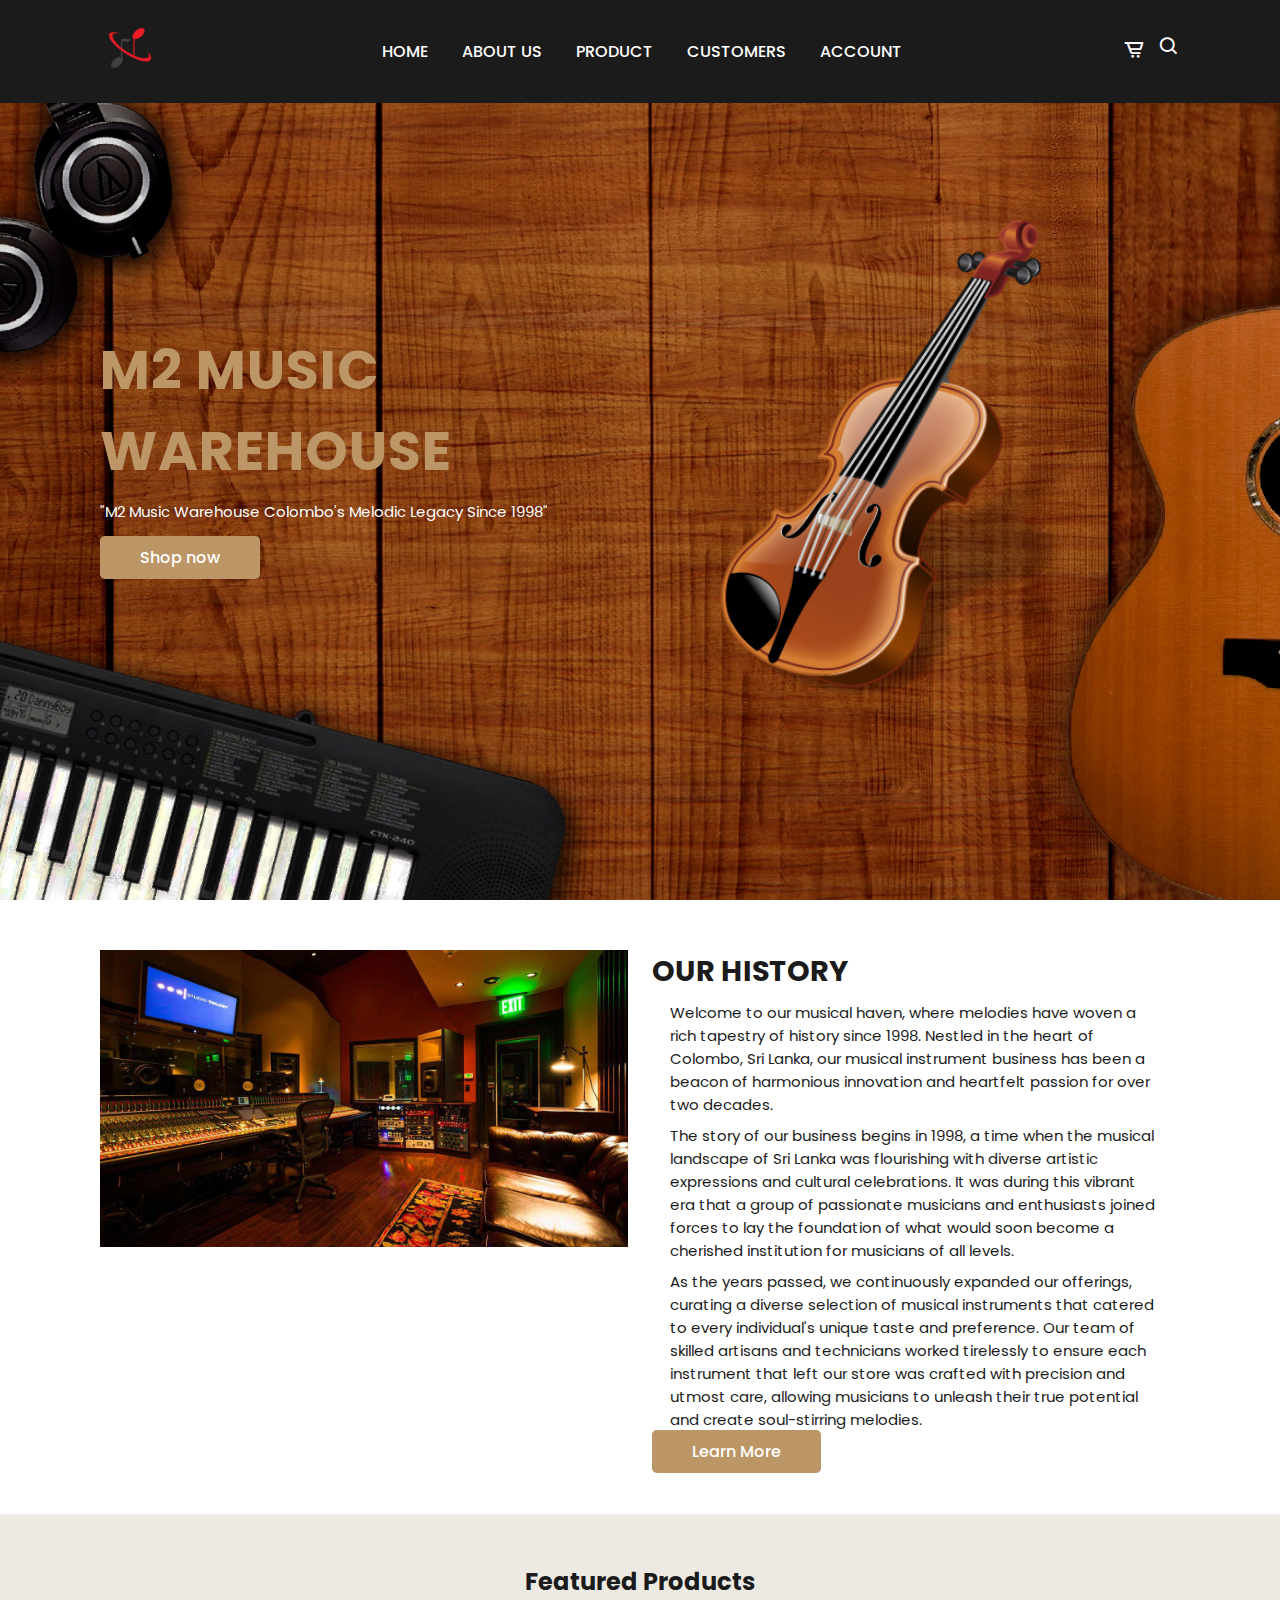
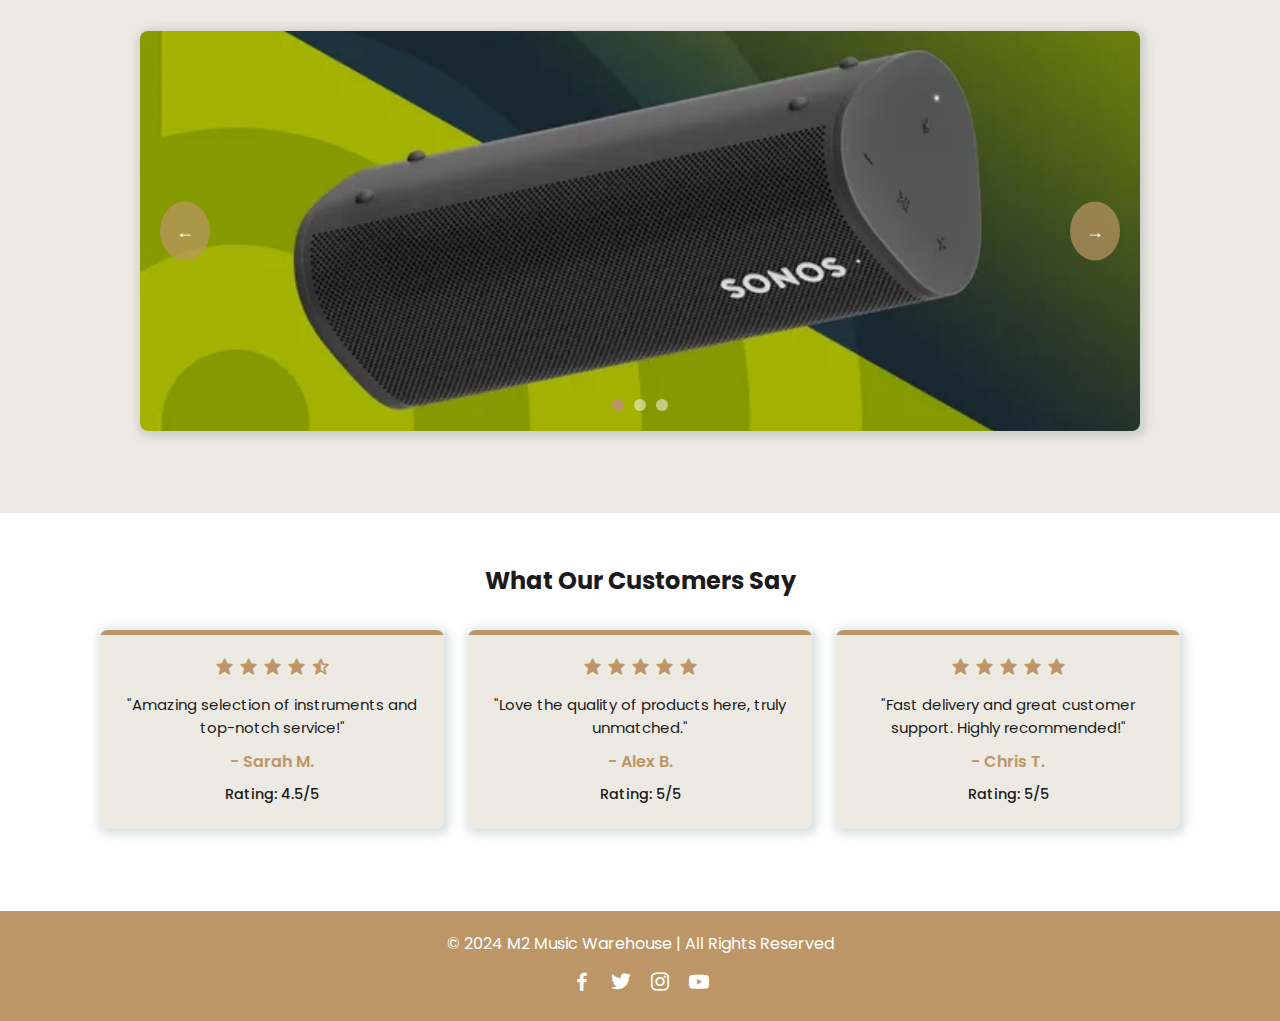
<file: index.html>
<!DOCTYPE html>
<html lang="en">
<head>
    <meta charset="UTF-8">
    <meta http-equiv="X-UA-Compatible" content="IE=edge">
    <meta name="viewport" content="width=device-width, initial-scale=1.0">
    <title>M2 Music Warehouse</title>
    <!-- Link TO CSS-->
    <link rel="stylesheet" href="style.css">
    <!-- Box Icons-->
    <link rel="stylesheet" href="https://unpkg.com/boxicons@latest/css/boxicons.min.css">
    <style>
        /* Search box initially */
        .search-box {
            display: none;
            position: absolute;
            top: 50px;
            right: 50px;
            z-index: 100;
            background-color: #fff;
            padding: 10px;
            border-radius: 5px;
            box-shadow: 0 4px 8px rgba(0, 0, 0, 0.2);
        }

        /* Show the search box when the search icon is clicked */
        .search-box.active {
            display: block;
        }

        /* Style for the input field */
        .search-box input[type="search"] {
            padding: 10px;
            border-radius: 5px;
            border: 1px solid #ddd;
            width: 200px;
            font-size: 16px;
        }

        /* Style for the search button */
        .search-box button {
            padding: 10px;
            background-color: #bc9667;
            color: white;
            border: none;
            border-radius: 5px;
            cursor: pointer;
        }

        .search-box button:hover {
            background-color: #a67845;
        }
    </style>
</head>
<body>
    <!--Navbar-->
    <header>
        <a href="#" class="logo">
            <img src="img/logo.png" alt="">
        </a>
        <!--Menu-Icon-->
        <i class='bx bx-menu' id="menu-icon"></i>
        <!--Links-->
        <ul class="navbar">
            <li><a href="#home">Home</a></li>
            <li><a href="#about">About Us</a></li>
            <li><a href="product.html">Product</a></li>
            <li><a href="customer.html">Customers</a></li>
            <li><a href ="login.html">Account</a></li>
        </ul>
            <!-- Icon -->
             <div class="header-icon">
              <a href="cart.html">
        <i class='bx bx-cart-alt'></i>
    </a>
    <i class='bx bx-search' id="search-icon"></i>
</div>

        
        <!-- Search box -->
        <div class="search-box" id="searchBox">
            <input type="search" name="" id="searchInput" placeholder="Search here...">
            <button id="searchButton">Search</button>
        </div>
    </header>

    <!--Home-->
    <section class="home" id="home">
        <div class="home-text">
            <h1>M2 Music <br> Warehouse</h1>
            <p>"M2 Music Warehouse Colombo's Melodic Legacy Since 1998"</p>
            <a href="#" class="btn">Shop now</a>
        </div>
        <div class="home-img">
            <img src="img/Violin-PNG-File.png" alt="">
        </div>
    </section>

    <!--About-->
    <section class="about" id="about">
        <div class="about-img">
            <img src="img/about.jpg" alt="">
        </div>
        <div class="about-text">
            <h2>Our History</h2>
            <p>Welcome to our musical haven, where melodies have woven a rich tapestry of history since 1998. Nestled in the heart of Colombo, Sri Lanka, our musical instrument business has been a beacon of harmonious innovation and heartfelt passion for over two decades.</p>
            <p>The story of our business begins in 1998, a time when the musical landscape of Sri Lanka was flourishing with diverse artistic expressions and cultural celebrations. It was during this vibrant era that a group of passionate musicians and enthusiasts joined forces to lay the foundation of what would soon become a cherished institution for musicians of all levels.</p>
            <p>As the years passed, we continuously expanded our offerings, curating a diverse selection of musical instruments that catered to every individual's unique taste and preference. Our team of skilled artisans and technicians worked tirelessly to ensure each instrument that left our store was crafted with precision and utmost care, allowing musicians to unleash their true potential and create soul-stirring melodies.</p>
            <a href="#" class="btn">Learn More</a>
        </div>
    </section>

    <!--slide show-->
    
    <section class="slideshow-section">
        <div class="heading">
            <h2>Featured Products</h2>
        </div>
        <div class="slideshow-container">
            <div class="slides">
                <div class="slide">
                    <img src="img/bluetoothads.webp" alt="Featured Product 1">
                </div>
                <div class="slide">
                    <img src="img/airpodsads.png" alt="Featured Product 2">
                </div>
                <div class="slide">
                    <img src="img/powerbangads.png" alt="Featured Product 3">
                </div>
            </div>
    
            <button id="prev" class="nav-button">←</button>
            <button id="next" class="nav-button">→</button>
    
            <div class="navigation"></div>
        </div>
    </section>

<!--customer review-->
    <section class="reviews" id="reviews">
        <div class="heading">
            <h2>What Our Customers Say</h2>
        </div>
        <div class="reviews-container">
            <div class="review-box">
                <div class="review-icon">
                    <i class='bx bxs-star'></i>
                    <i class='bx bxs-star'></i>
                    <i class='bx bxs-star'></i>
                    <i class='bx bxs-star'></i>
                    <i class='bx bxs-star-half'></i>
                </div>
                <p>"Amazing selection of instruments and top-notch service!"</p>
                <h4>- Sarah M.</h4>
                <span>Rating: 4.5/5</span>
            </div>
            <div class="review-box">
                <div class="review-icon">
                    <i class='bx bxs-star'></i>
                    <i class='bx bxs-star'></i>
                    <i class='bx bxs-star'></i>
                    <i class='bx bxs-star'></i>
                    <i class='bx bxs-star'></i>
                </div>
                <p>"Love the quality of products here, truly unmatched."</p>
                <h4>- Alex B.</h4>
                <span>Rating: 5/5</span>
            </div>
            <div class="review-box">
                <div class="review-icon">
                    <i class='bx bxs-star'></i>
                    <i class='bx bxs-star'></i>
                    <i class='bx bxs-star'></i>
                    <i class='bx bxs-star'></i>
                    <i class='bx bxs-star'></i>
                </div>
                <p>"Fast delivery and great customer support. Highly recommended!"</p>
                <h4>- Chris T.</h4>
                <span>Rating: 5/5</span>
            </div>
        </div>
    </section>

    <footer>
        <div class="footer-container">
            <p>&copy; 2024 M2 Music Warehouse | All Rights Reserved</p>
            <div class="footer-icons">
                <a href="#"><i class='bx bxl-facebook'></i></a>
                <a href="#"><i class='bx bxl-twitter'></i></a>
                <a href="#"><i class='bx bxl-instagram'></i></a>
                <a href="#"><i class='bx bxl-youtube'></i></a>
            </div>
        </div>
    </footer>

    <!-- JavaScript to toggle the search box -->
    <script>
        // Get references to elements
        const searchIcon = document.getElementById('search-icon');
        const searchBox = document.getElementById('searchBox');
    
        // Toggle search box visibility
        searchIcon.addEventListener('click', () => {
            searchBox.classList.toggle('active');
        });
    </script>



<script>
// Slideshow functionality
    document.addEventListener('DOMContentLoaded', () => {
        const slidesContainer = document.querySelector('.slides');
        const slides = document.querySelectorAll('.slide');
        const navigationDots = document.querySelector('.navigation');
        const prevButton = document.getElementById('prev');
        const nextButton = document.getElementById('next');
    
        let currentSlide = 0;
        const slideCount = slides.length;
        let slideInterval;
        const intervalTime = 3000; // Time between slides in milliseconds
    
        // Create navigation dots
        slides.forEach((_, index) => {
            const dot = document.createElement('div');
            dot.classList.add('dot');
            if (index === 0) dot.classList.add('active');
            dot.addEventListener('click', () => goToSlide(index));
            navigationDots.appendChild(dot);
        });
    
        function updateSlidePosition() {
            slidesContainer.style.transform = `translateX(-${currentSlide * 100}%)`;
            
            // Update navigation dots
            document.querySelectorAll('.dot').forEach((dot, index) => {
                dot.classList.toggle('active', index === currentSlide);
            });
        }
    
        function nextSlide() {
            currentSlide = (currentSlide + 1) % slideCount;
            updateSlidePosition();
        }
    
        function prevSlide() {
            currentSlide = (currentSlide - 1 + slideCount) % slideCount;
            updateSlidePosition();
        }
    
        function goToSlide(index) {
            currentSlide = index;
            updateSlidePosition();
            resetInterval();
        }
    
        function resetInterval() {
            clearInterval(slideInterval);
            slideInterval = setInterval(nextSlide, intervalTime);
        }
    
        // Event listeners
        prevButton.addEventListener('click', () => {
            prevSlide();
            resetInterval();
        });
    
        nextButton.addEventListener('click', () => {
            nextSlide();
            resetInterval();
        });
    
        // Start automatic sliding
        slideInterval = setInterval(nextSlide, intervalTime);
    
        // Pause on hover
        slidesContainer.addEventListener('mouseenter', () => {
            clearInterval(slideInterval);
        });
    
        slidesContainer.addEventListener('mouseleave', () => {
            slideInterval = setInterval(nextSlide, intervalTime);
        });
    });
    
    </script>


</body>
</html>
</file>
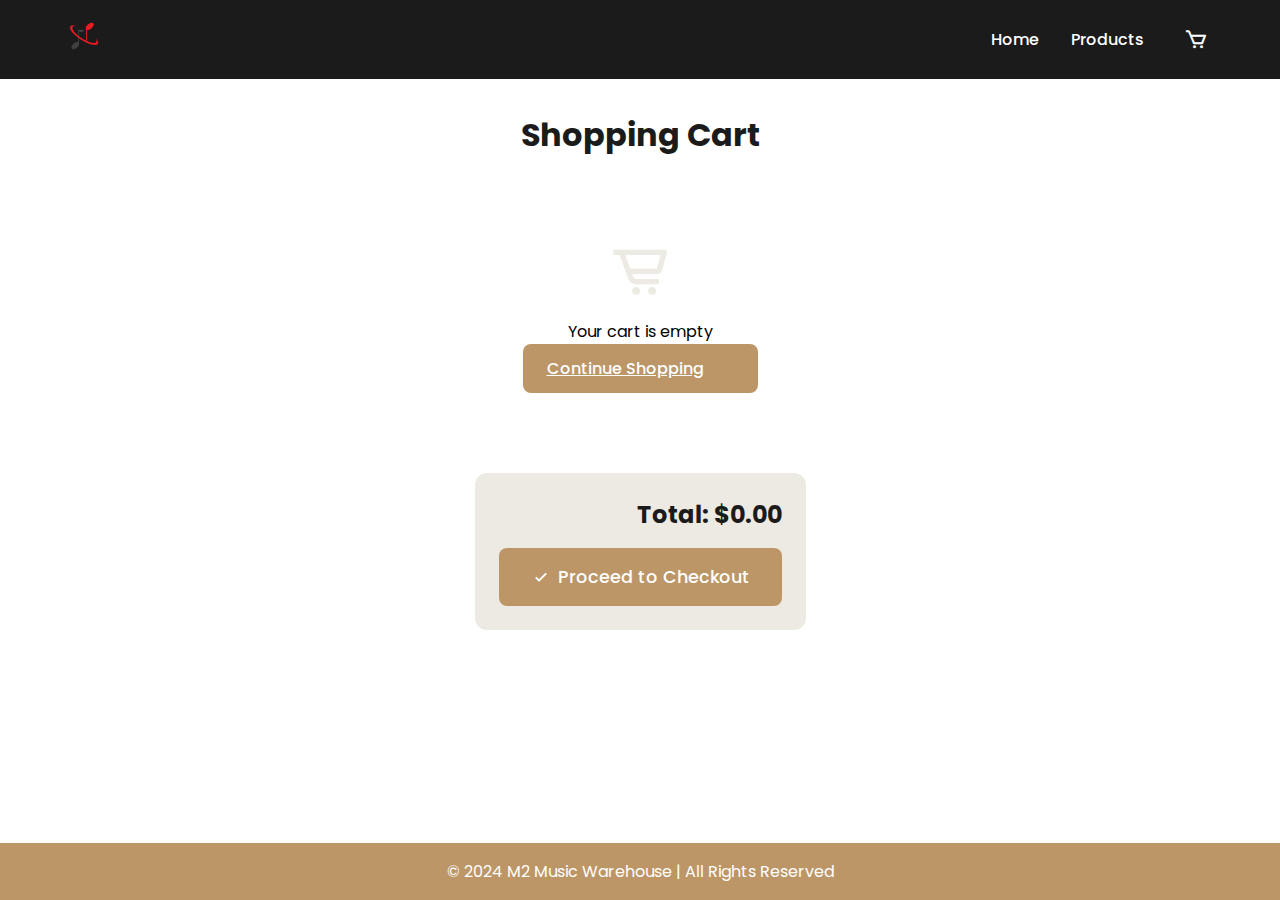
<file: cart.html>
<!DOCTYPE html>
<html lang="en">
<head>
    <meta charset="UTF-8">
    <meta name="viewport" content="width=device-width, initial-scale=1.0">
    <title>Cart - M2 Music Warehouse</title>
    <link rel="stylesheet" href="productstyle.css">
    <link rel="stylesheet" href="https://unpkg.com/boxicons@latest/css/boxicons.min.css">
</head>
<body>
    <header>
        <a href="#" class="logo">
            <img src="img/logo.png" alt="Logo">
        </a>
        <ul class="navbar">
            <li><a href="index.html">Home</a></li>
            <li><a href="product.html">Products</a></li>
            <li>
                <a href="cart.html" class="cart-icon">
                    <i class='bx bx-cart'></i>
                    <span class="cart-badge" id="cart-count">0</span>
                </a>
            </li>
        </ul>
    </header>

    <main class="cart-container">
        <h1>Shopping Cart</h1>
        <div id="cart-items">
            <!-- Cart items will be dynamically inserted here -->
        </div>
        <div class="cart-summary">
            <h2>Total: $<span id="cart-total">0.00</span></h2>
            <button id="checkout-btn" class="btn checkout-btn">
                <i class='bx bx-check'></i> Proceed to Checkout
            </button>
        </div>
    </main>

    <footer>
        <div class="footer-container">
            <p>&copy; 2024 M2 Music Warehouse | All Rights Reserved</p>
        </div>
    </footer>

    <script>
        // Initialize cart from localStorage
        let cart = JSON.parse(localStorage.getItem('cart')) || [];

        // Display cart items
        function displayCart() {
            const cartItems = document.getElementById('cart-items');
            
            if (cart.length === 0) {
                cartItems.innerHTML = `
                    <div class="empty-cart">
                        <i class='bx bx-cart-alt'></i>
                        <p>Your cart is empty</p>
                        <a href="product.html" class="btn">Continue Shopping</a>
                    </div>`;
                return;
            }

            cartItems.innerHTML = cart.map(item => `
                <div class="cart-item">
                    <img src="${item.image}" alt="${item.name}">
                    <div class="item-details">
                        <h3>${item.name}</h3>
                        <p class="item-price">$${item.price.toFixed(2)}</p>
                    </div>
                    <div class="quantity-controls">
                        <button onclick="updateQuantity(${item.id}, ${item.quantity - 1})">
                            <i class='bx bx-minus'></i>
                        </button>
                        <span>${item.quantity}</span>
                        <button onclick="updateQuantity(${item.id}, ${item.quantity + 1})">
                            <i class='bx bx-plus'></i>
                        </button>
                    </div>
                    <button class="btn remove-btn" onclick="removeItem(${item.id})">
                        <i class='bx bx-trash'></i>
                    </button>
                </div>
            `).join('');

            updateTotal();
        }

        // Update item quantity
        function updateQuantity(productId, newQuantity) {
            if (newQuantity < 1) {
                removeItem(productId);
                return;
            }

            const item = cart.find(item => item.id === productId);
            if (item) {
                item.quantity = newQuantity;
                localStorage.setItem('cart', JSON.stringify(cart));
                displayCart();
                updateCartCount();
            }
        }

        // Remove item from cart
        function removeItem(productId) {
            cart = cart.filter(item => item.id !== productId);
            localStorage.setItem('cart', JSON.stringify(cart));
            displayCart();
            updateCartCount();
        }

        // Update cart total
        function updateTotal() {
            const total = cart.reduce((sum, item) => sum + (item.price * item.quantity), 0);
            document.getElementById('cart-total').textContent = total.toFixed(2);
        }

        // Update cart count in header
        function updateCartCount() {
            const cartCount = document.getElementById('cart-count');
            const totalItems = cart.reduce((sum, item) => sum + item.quantity, 0);
            cartCount.textContent = totalItems;
            cartCount.style.display = totalItems > 0 ? 'flex' : 'none';
        }

        // Handle checkout
        document.getElementById('checkout-btn').addEventListener('click', () => {
            alert('Checkout functionality would be implemented here');
        });

        // Initialize page
        displayCart();
        updateCartCount();
    </script>
</body>
</html>
</file>
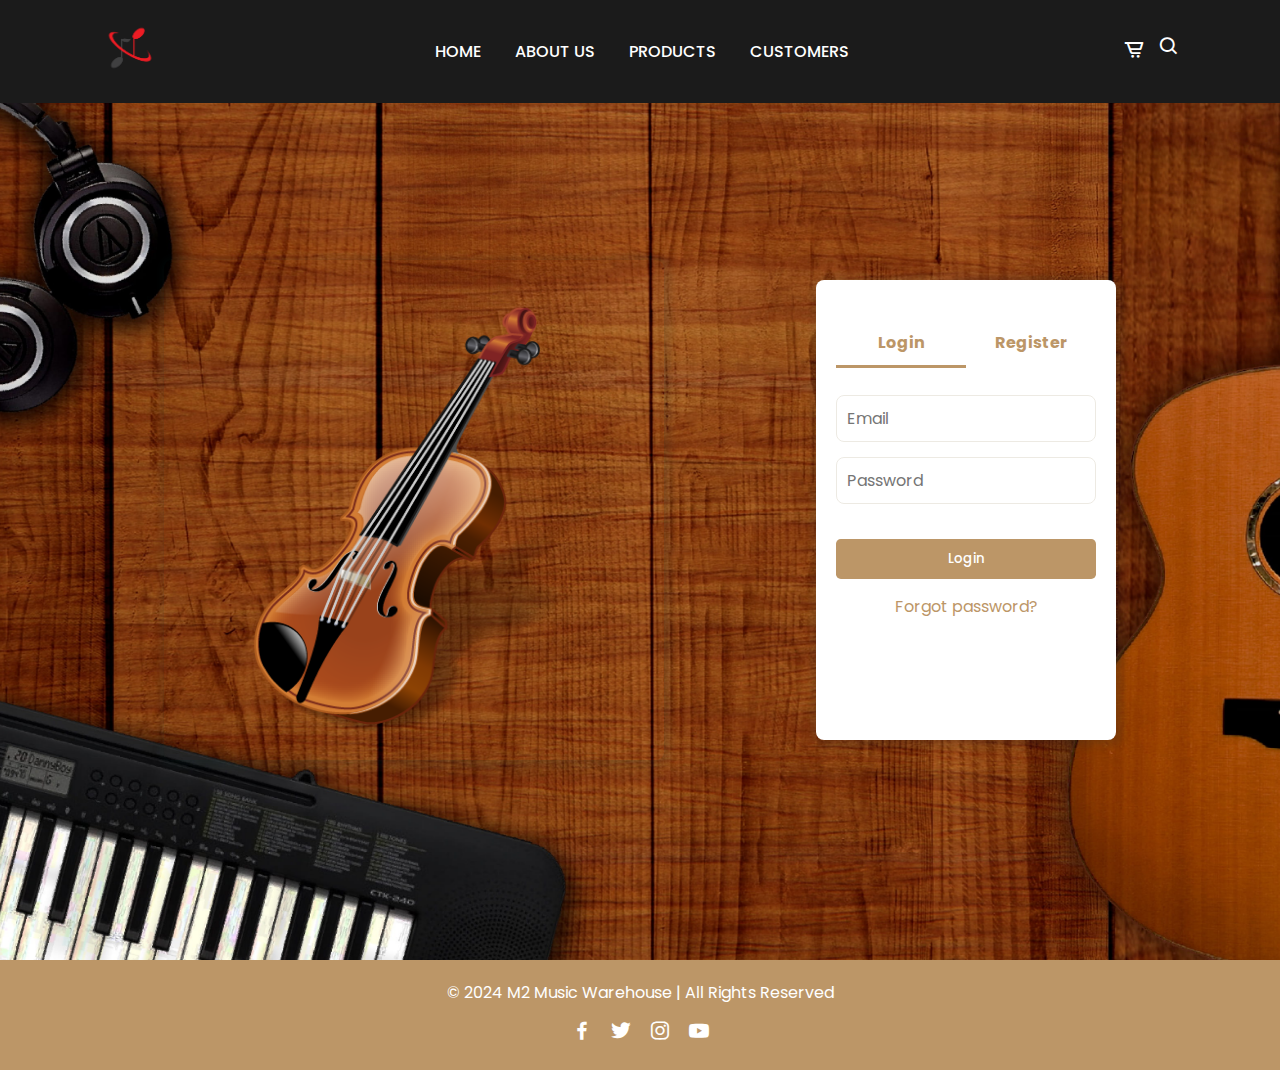
<file: login.html>
<!DOCTYPE html>
<html lang="en">
<head>
    <meta charset="UTF-8">
    <meta name="viewport" content="width=device-width, initial-scale=1.0">
    <title>Login - M2 Music Warehouse</title>
    <link rel="stylesheet" href="loginstyle.css">
    <link rel="stylesheet" href="https://unpkg.com/boxicons@latest/css/boxicons.min.css">
</head>
<body>
    <header>
        <a href="#" class="logo">
            <img src="img/logo.png" alt="Logo">
        </a>
        <ul class="navbar">
            <li><a href="index.html">Home</a></li>
            <li><a href="#about">About Us</a></li>
            <li><a href="product.html">Products</a></li>
            <li><a href="customer.html">Customers</a></li>
        </ul>
       <!-- Icon -->
       <div class="header-icon">
        <a href="cart.html">
        <i class='bx bx-cart-alt'></i>
           </a>
        <i class='bx bx-search' id="search-icon"></i>
       </div>
    </header>

    <main class="main-content">
        <div class="side-image">
            <img src="img/Violin-PNG-File.png" alt="Music Store">
        </div>
        
        <div class="form-container">
            <div class="form-btn">
                <button onclick="login()" class="toggle-btn">Login</button>
                <button onclick="register()" class="toggle-btn">Register</button>
                <div id="Indicator"></div>
            </div>

            <form id="LoginForm" class="form">
                <div class="input-box">
                    <input type="email" name="email" placeholder="Email" required>
                </div>
                <div class="input-box">
                    <input type="password" name="password" placeholder="Password" required>
                </div>
                <button type="submit" class="btn">Login</button>
                <p><a href="#">Forgot password?</a></p>
            </form>

            <form id="RegForm" class="form">
                <div class="input-box">
                    <input type="text" name="firstname" placeholder="Firstname" required>
                </div>
                <div class="input-box">
                    <input type="text" name="lastname" placeholder="Lastname" required>
                </div>
                <div class="input-box">
                    <input type="email" name="email" placeholder="Email" required>
                </div>
                <div class="input-box">
                    <input type="password" name="password" placeholder="Password" required>
                </div>
                <button type="submit" class="btn">Register</button>
            </form>
        </div>
    </main>

    <footer>
        <div class="footer-container">
            <p>&copy; 2024 M2 Music Warehouse | All Rights Reserved</p>
            <div class="footer-icons">
                <a href="#"><i class='bx bxl-facebook'></i></a>
                <a href="#"><i class='bx bxl-twitter'></i></a>
                <a href="#"><i class='bx bxl-instagram'></i></a>
                <a href="#"><i class='bx bxl-youtube'></i></a>
            </div>
        </div>
    </footer>

    <script>
        var LoginForm = document.getElementById("LoginForm");
        var RegForm = document.getElementById("RegForm");
        var Indicator = document.getElementById("Indicator");

        function register() {
            RegForm.style.transform = "translateX(0)";
            LoginForm.style.transform = "translateX(-300px)";
            Indicator.style.transform = "translateX(100%)";
        }

        function login() {
            RegForm.style.transform = "translateX(300px)";
            LoginForm.style.transform = "translateX(0)";
            Indicator.style.transform = "translateX(0)";
        }
    </script>

<!-- Add this before the closing body tag in login.html-->
<script>
document.getElementById('LoginForm').addEventListener('submit', function(e) {
    e.preventDefault();
    
    const formData = new FormData(this);
    
    fetch('login.php', {
        method: 'POST',
        body: formData
    })
    .then(response => response.json())
    .then(data => {
        if (data.success) {
            window.location.href = data.redirect;
        } else {
            alert(data.message);
        }
    })
    .catch(error => {
        console.error('Error:', error);
        alert('An error occurred during login');
    });
});

document.getElementById('RegForm').addEventListener('submit', function(e) {
    e.preventDefault();
    
    const formData = new FormData(this);
    
    fetch('register.php', {
        method: 'POST',
        body: formData
    })
    .then(response => response.json())
    .then(data => {
        if (data.success) {
            alert(data.message);
            login(); // Switch to login form
            this.reset(); // Clear the form
        } else {
            alert(data.message);
        }
    })
    .catch(error => {
        console.error('Error:', error);
        alert('An error occurred during registration');
    });
});
</script>

</body>
</html>
</file>
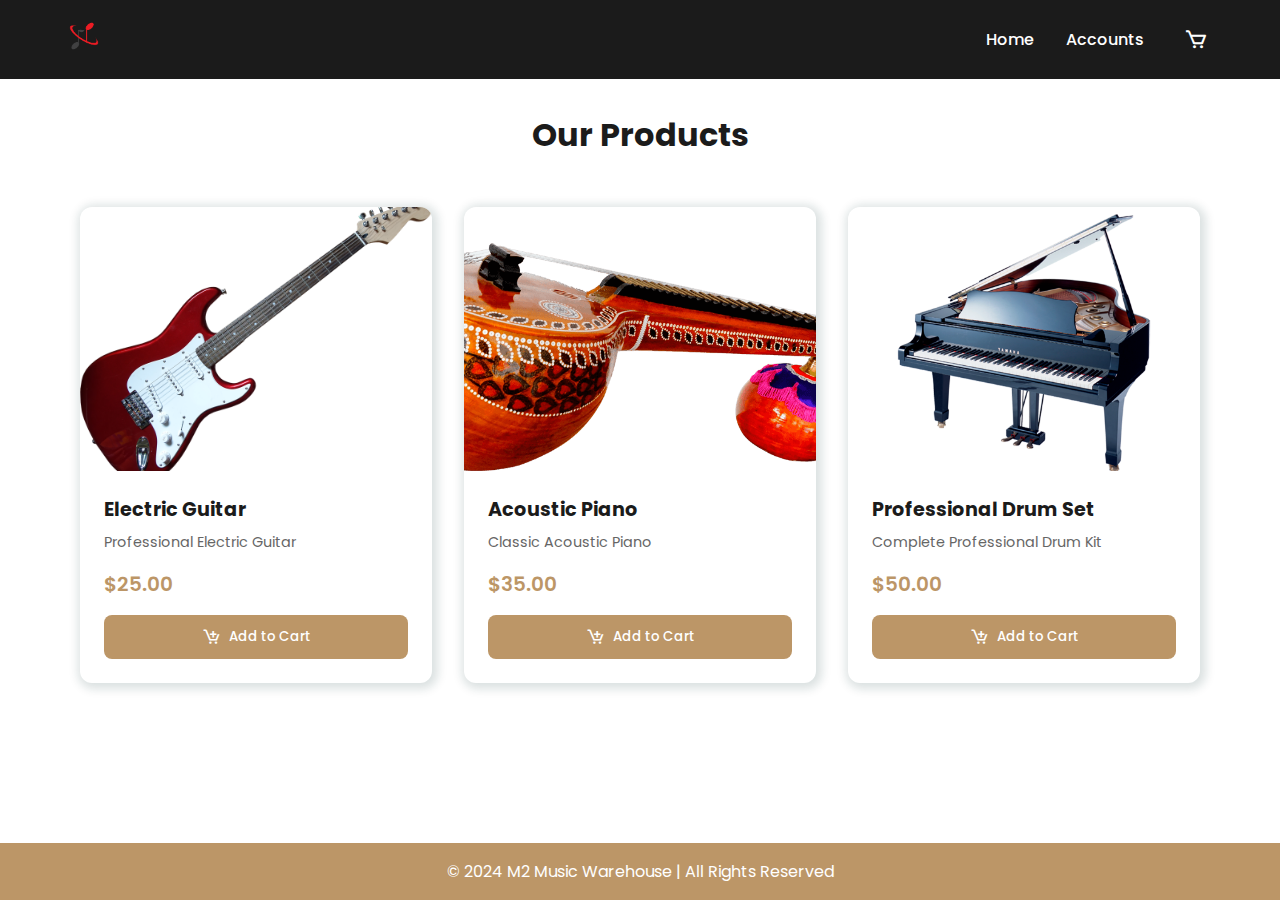
<file: product.html>
<!DOCTYPE html>
<html lang="en">
<head>
    <meta charset="UTF-8">
    <meta name="viewport" content="width=device-width, initial-scale=1.0">
    <title>Products - M2 Music Warehouse</title>
    <link rel="stylesheet" href="productstyle.css">
    <link rel="stylesheet" href="https://unpkg.com/boxicons@latest/css/boxicons.min.css">
</head>
<body>
    <header>
        <a href="#" class="logo">
            <img src="img/logo.png" alt="Logo">
        </a>
        <ul class="navbar">
            <li><a href="index.html">Home</a></li>
            <li><a href="login.html">Accounts</a></li>
            <li>
                <a href="cart.html" class="cart-icon">
                    <i class='bx bx-cart'></i>
                    <span class="cart-badge" id="cart-count">0</span>
                </a>
            </li>
        </ul>
    </header>

    <main class="products-container">
        <h1>Our Products</h1>
        <div class="products-grid" id="products-grid">
            <!-- Products will be dynamically inserted here -->
        </div>
    </main>

    <!-- Toast Notification -->
    <div id="toast" class="toast">Item added to cart!</div>

    <footer>
        <div class="footer-container">
            <p>&copy; 2024 M2 Music Warehouse | All Rights Reserved</p>
        </div>
    </footer>

    <!-- JavaScript Code -->
    <script>
        // Sample product data with images
        const products = [
            {
                id: 1,
                name: "Electric Guitar",
                price: 25,
                image: "img/gitar.png",
                description: "Professional Electric Guitar"
            },
            {
                id: 2,
                name: "Acoustic Piano",
                price: 35,
                image: "img/sitar.png",
                description: "Classic Acoustic Piano"
            },
            {
                id: 3,
                name: "Professional Drum Set",
                price: 50,
                image: "img/piano.png",
                description: "Complete Professional Drum Kit"
            }
        ];

        // Initialize cart from localStorage
        let cart = JSON.parse(localStorage.getItem('cart')) || [];
        updateCartCount();

        // Display products
        function displayProducts() {
            const productsGrid = document.getElementById('products-grid');
            productsGrid.innerHTML = products.map(product => `
                <div class="product-card">
                    <div class="product-image">
                        <img src="${product.image}" alt="${product.name}">
                    </div>
                    <div class="product-info">
                        <h3>${product.name}</h3>
                        <p class="product-description">${product.description}</p>
                        <p class="product-price">$${product.price.toFixed(2)}</p>
                        <button class="btn add-to-cart" onclick="addToCart(${product.id})">
                            <i class='bx bx-cart-add'></i> Add to Cart
                        </button>
                    </div>
                </div>
            `).join('');
        }

        // Add to cart function
        function addToCart(productId) {
            const product = products.find(p => p.id === productId);
            const existingItem = cart.find(item => item.id === productId);

            if (existingItem) {
                existingItem.quantity += 1;
            } else {
                cart.push({
                    id: product.id,
                    name: product.name,
                    price: product.price,
                    image: product.image,
                    quantity: 1
                });
            }

            localStorage.setItem('cart', JSON.stringify(cart));
            updateCartCount();
            showToast();
        }

        // Update cart count in header
        function updateCartCount() {
            const cartCount = document.getElementById('cart-count');
            const totalItems = cart.reduce((sum, item) => sum + item.quantity, 0);
            cartCount.textContent = totalItems;
            cartCount.style.display = totalItems > 0 ? 'flex' : 'none';
        }

        // Show toast notification
        function showToast() {
            const toast = document.getElementById('toast');
            toast.style.display = 'block';
            
            setTimeout(() => {
                toast.style.display = 'none';
            }, 2000);
        }

        // Initialize page
        displayProducts();
    </script>
</body>
</html>
</file>
<file: style.css>
/* Google fonts */
@import url('https://fonts.googleapis.com/css2?family=Poppins:wght@200;300;400;500;600;700&display=swap');
*{
    font-family: 'Poppins', sans-serif;
    margin: 0;
    padding: 0;
    box-sizing: border-box;
    scroll-padding-top: 4rem;
    scroll-behavior: smooth;
    list-style: none;
    text-decoration: none;
}
/* Variables */
:root{
    --main-color:#bc9667;
    --second-color: #edeae3;
    --text-color: #1b1b1b;
    --bg-color: #fff;

/* Box Shadow */
--box-shadow: 2px 2px 10px 4px rgb(14 55 54 / 15%);
}
section{
    padding: 50px 100px;
}
img{
    width:100%;
}
body{
    color: var(--text-color)
}
header{
    position: fixed;
    width: 100%;
    top:0;
    right: 0;
    z-index: 10000;
    display: flex;
    justify-content: space-between;
    align-items: center;
    padding: 18px 100px;
    transition: 0.5s linear;
    background: var(--text-color);

}
.logo img{
    width: 60px;
}
.navbar {
    display: flex;
}
.navbar a{
    padding: 8px 17px;
    color:var(--bg-color);
    font-size: 1rem;
    text-transform: uppercase;
    font-weight: 500;
}
.navbar a:hover {
    background: var(--main-color);
    border-radius: 0.2rem;
    transition: 0.2s all linear;
}
.header-icon{
    font-size: 22px;
    cursor: pointer;
    z-index: 10000;
    display: flex;
    column-gap: 0.8rem;
}
.header-icon .bx{
    color: var(--bg-color);
}
.header-icon .bx:hover {
    color: var(--main-color);
}
#menu-icon{
    color: var(--bg-color);
    font-size: 24px;
    z-index: 100001;
    cursor: pointer;
    display: none;
}
.search-box{
    position: absolute;
    top: -100%;
    left: 50%;
    transform: translate(-50%);
    background: var(--bg-color);
    width: 100%;
}
.search-box.active{
    top: 110%;
    box-shadow: var(--box-shadow);
    transition: 0.2s all linear;
}
.search-box input{
    padding: 20px;
    border: none;
    outline: none;
    width: 100%;
    font-size: 1rem;
    color: var(--main-color);
}
.search-box input::placeholder{
    font-size: 1rem;
    font-weight: 500;
}
.home{
    width: 100%;
    min-height: 100vh;
    background: url(img/bg.jpg);
    background-repeat: no-repeat;
    background-size: cover;
    background-position: center;
    display: grid;
    grid-template-columns: repeat(auto-fit,minmax(17rem,auto));
    align-items: center;
    gap: 1.5rem;
}
.home-text h1{
    font-size: 3.4rem;
    color: var(--main-color);
    text-transform: uppercase;
    letter-spacing: 1px;
}
.home-text p{
    font-size: 0.938rem;
    color: var(--bg-color);
    margin: 0.5rem 0 1.4rem;
}
.btn{
    padding: 10px 40px;
    border-radius: 0.3rem;
    background: var(--main-color);
    color: var(--bg-color);
    font-weight: 500;
}
.btn:hover{
    background: #8a6f4d;
}
.about{
    display: grid;
    grid-template-columns: repeat(auto-fit,minmax(17rem,auto));
    gap: 1.5rem;
}
.about-img{
    border-radius: 0.5rem;
}
.about-text h2{
    font-size: 1.8rem;
    text-transform: uppercase;
}
.about-text p{
    font-size:0.938rem;
    margin: 0.5rem 1.1rem;
}
.heading{
    text-align:center ;
}
.headinh h2{
    font-size: 1.8rem;
    text-transform: uppercase;
}
.products-container{
    display: grid;
    grid-template-columns: repeat(auto-fit,minmax(200px,auto));
    gap: 1.5rem;
    margin-top: 2rem;
}
.products-container .box{
    position: relative;
    padding: 10px;
    display: flex;
    flex-direction: column;
    justify-content: center;
    border-radius: 00.5rem;
    box-shadow: var(--box-shadow);
}
.products-container img{
    width: 100%;
    height: 250px;
    object-fit: contain;
    object-position: center;
    padding: 20px;
    background: #f1f1f1;
    border-radius: 0.5rem;
}

/* Search box styles */
.search-box {
    display: none;
    position: absolute;
    top: 100%;
    right: 10px;
    background: #fff;
    padding: 10px;
    border-radius: 5px;
    box-shadow: 0 4px 8px rgba(0, 0, 0, 0.2);
}

.search-box.active {
    display: block;
}

.search-box input {
    width: 200px;
    padding: 5px;
    border: 1px solid #ccc;
    border-radius: 5px;
}

.search-box button {
    background: #bc9667; /* Match footer color */
    color: #fff;
    border: none;
    padding: 5px 10px;
    border-radius: 5px;
    cursor: pointer;
    transition: background 0.3s ease;
}

.search-box button:hover {
    background: #a67845; /* Darker shade */
}



/* Reviews Section */
.reviews-container {
    display: grid;
    grid-template-columns: repeat(auto-fit, minmax(250px, 1fr));
    gap: 1.5rem;
    margin-top: 2rem;
    text-align: center;
}
.review-box {
    padding: 20px;
    border-radius: 0.5rem;
    box-shadow: var(--box-shadow);
    background: var(--second-color);
    position: relative;
    overflow: hidden;
}
.review-box::before {
    content: '';
    position: absolute;
    top: 0;
    left: 0;
    width: 100%;
    height: 5px;
    background: var(--main-color);
}
.review-icon {
    margin-bottom: 10px;
    color: var(--main-color);
    font-size: 1.2rem;
}
.review-box p {
    font-size: 0.938rem;
    color: var(--text-color);
    margin-bottom: 10px;
}
.review-box h4 {
    font-size: 1rem;
    color: var(--main-color);
    font-weight: 600;
}
.review-box span {
    display: block;
    margin-top: 10px;
    font-size: 0.9rem;
    color: var(--text-color);
    font-weight: 500;
}


/* Slideshow Section */
.slideshow-section {
    padding: 50px 100px;
    background: var(--second-color);
}

.slideshow-container {
    width: 100%;
    max-width: 1000px;
    height: 400px;
    position: relative;
    margin: 2rem auto;
    overflow: hidden;
    border-radius: 0.5rem;
    box-shadow: var(--box-shadow);
}

.slides {
    display: flex;
    width: 100%;
    height: 100%;
    transition: transform 0.5s ease-in-out;
}

.slide {
    min-width: 100%;
    height: 100%;
}

.slide img {
    width: 100%;
    height: 100%;
    object-fit: cover;
}

.navigation {
    position: absolute;
    bottom: 20px;
    left: 50%;
    transform: translateX(-50%);
    display: flex;
    gap: 10px;
    z-index: 1;
}

.dot {
    width: 12px;
    height: 12px;
    border-radius: 50%;
    background-color: rgba(255, 255, 255, 0.5);
    cursor: pointer;
    transition: background-color 0.3s ease;
}

.dot.active {
    background-color: var(--main-color);
}

.nav-button {
    position: absolute;
    top: 50%;
    transform: translateY(-50%);
    background-color: rgba(188, 150, 103, 0.7);
    color: white;
    border: none;
    padding: 16px;
    cursor: pointer;
    font-size: 18px;
    border-radius: 50%;
    transition: background-color 0.3s ease;
    z-index: 1;
}

.nav-button:hover {
    background-color: var(--main-color);
}

#prev {
    left: 20px;
}

#next {
    right: 20px;
}

/* Media Query for Responsive Design */
@media (max-width: 768px) {
    .slideshow-section {
        padding: 30px 20px;
    }
    
    .slideshow-container {
        height: 300px;
    }
    
    .nav-button {
        padding: 12px;
        font-size: 16px;
    }
}


/* Footer */
footer {
    background: #bc9667; /* Lighter brown color */
    color: var(--bg-color);
    text-align: center;
    padding: 20px;
    margin-top: 2rem;
    position: relative;
}
.footer-container {
    display: flex;
    flex-direction: column;
    align-items: center;
    gap: 10px;
}
.footer-icons {
    display: flex;
    gap: 15px;
    font-size: 1.5rem;
}
.footer-icons a {
    color: var(--bg-color);
    text-decoration: none;
    transition: color 0.3s ease;
}
.footer-icons a:hover {
    color: var(--main-color);
}

/* Review Section Styles */
.review-section {
    padding-top: 120px;
    background: var(--second-color);
}

.review-form-container {
    max-width: 800px;
    margin: 2rem auto;
    padding: 2rem;
    background: var(--bg-color);
    border-radius: 0.5rem;
    box-shadow: var(--box-shadow);
}

.form-group {
    margin-bottom: 1.5rem;
}

.form-group label {
    display: block;
    margin-bottom: 0.5rem;
    font-weight: 500;
    color: var(--text-color);
}

.form-group input,
.form-group textarea {
    width: 100%;
    padding: 0.8rem;
    border: 1px solid #ddd;
    border-radius: 0.3rem;
    font-size: 1rem;
}

.form-group textarea {
    height: 150px;
    resize: vertical;
}

.star-rating {
    display: flex;
    gap: 0.5rem;
    font-size: 1.5rem;
    color: #ddd;
}

.star-rating i {
    cursor: pointer;
    transition: color 0.2s ease;
}

.star-rating i.active,
.star-rating i:hover {
    color: var(--main-color);
}

/* Reviews Display Section */
.reviews {
    padding: 50px 100px;
    background: var(--bg-color);
}

.reviews-container {
    display: grid;
    grid-template-columns: repeat(auto-fit, minmax(300px, 1fr));
    gap: 1.5rem;
    margin-top: 2rem;
}

.review-box {
    background: var(--second-color);
    padding: 1.5rem;
    border-radius: 0.5rem;
    box-shadow: var(--box-shadow);
}

.review-header {
    display: flex;
    justify-content: space-between;
    align-items: center;
    margin-bottom: 1rem;
}

.reviewer-name {
    font-weight: 600;
    color: var(--text-color);
}

.review-date {
    font-size: 0.9rem;
    color: #666;
}

.review-rating {
    color: var(--main-color);
    margin-bottom: 0.5rem;
}

.review-content {
    color: var(--text-color);
    line-height: 1.6;
}

/* Pagination */
.pagination {
    display: flex;
    justify-content: center;
    gap: 0.5rem;
    margin-top: 2rem;
}

.pagination button {
    padding: 0.5rem 1rem;
    border: none;
    background: var(--second-color);
    color: var(--text-color);
    border-radius: 0.3rem;
    cursor: pointer;
    transition: 0.2s;
}

.pagination button.active {
    background: var(--main-color);
    color: var(--bg-color);
}

.pagination button:hover {
    background: var(--main-color);
    color: var(--bg-color);
}

/* Responsive Design */
@media (max-width: 768px) {
    .reviews {
        padding: 30px 20px;
    }

    .review-form-container {
        padding: 1rem;
    }

    .reviews-container {
        grid-template-columns: 1fr;
    }
}
</file>
<file: productstyle.css>
/* Google fonts */
@import url('https://fonts.googleapis.com/css2?family=Poppins:wght@200;300;400;500;600;700&display=swap');

:root {
    --main-color: #bc9667;
    --second-color: #edeae3;
    --text-color: #1b1b1b;
    --bg-color: #fff;
    --success-color: #4CAF50; /* Add this new variable */
    --box-shadow: 2px 2px 10px 4px rgb(14 55 54 / 15%);
}
* {
    margin: 0;
    padding: 0;
    box-sizing: border-box;
    font-family: 'Poppins', sans-serif;
}

body {
    min-height: 100vh;
    display: flex;
    flex-direction: column;
    background-color: var(--bg-color);
}

/* Header Styles */
header {
    background: var(--text-color);
    padding: 1rem 5%;
    position: sticky;
    top: 0;
    z-index: 1000;
    display: flex;
    justify-content: space-between;
    align-items: center;
}

.logo img {
    height: 40px;
    width: auto;
}

.navbar {
    display: flex;
    gap: 2rem;
    align-items: center;
    list-style: none;
}

.navbar a {
    color: var(--bg-color);
    text-decoration: none;
    font-weight: 500;
    transition: color 0.3s ease;
    display: flex;
    align-items: center;
}

.navbar a:hover {
    color: var(--main-color);
}

/* Cart Icon and Badge */
.cart-icon {
    position: relative;
    font-size: 1.5rem;
    padding: 0.5rem;
}

.cart-badge {
    position: absolute;
    top: -8px;
    right: -8px;
    background: var(--main-color);
    color: var(--bg-color);
    font-size: 0.75rem;
    width: 20px;
    height: 20px;
    border-radius: 50%;
    display: flex;
    align-items: center;
    justify-content: center;
    font-weight: 600;
}

/* Main Content */
main {
    flex: 1;
    padding: 2rem 5%;
}

h1 {
    margin-bottom: 2rem;
    color: var(--text-color);
    text-align: center;
}

/* Products Grid */
.products-grid {
    display: grid;
    grid-template-columns: repeat(auto-fill, minmax(280px, 1fr));
    gap: 2rem;
    padding: 1rem;
}

.product-card {
    background: var(--bg-color);
    border-radius: 12px;
    box-shadow: var(--box-shadow);
    overflow: hidden;
    transition: transform 0.3s ease;
}

.product-card:hover {
    transform: translateY(-5px);
}

.product-image {
    position: relative;
    overflow: hidden;
    padding-top: 75%;
}

.product-image img {
    position: absolute;
    top: 0;
    left: 0;
    width: 100%;
    height: 100%;
    object-fit: cover;
    transition: transform 0.3s ease;
}

.product-card:hover .product-image img {
    transform: scale(1.05);
}

.product-info {
    padding: 1.5rem;
}

.product-info h3 {
    margin-bottom: 0.5rem;
    color: var(--text-color);
    font-size: 1.2rem;
}

.product-description {
    color: #666;
    font-size: 0.9rem;
    margin-bottom: 1rem;
}

.product-price {
    color: var(--main-color);
    font-weight: 600;
    font-size: 1.25rem;
    margin-bottom: 1rem;
}

/* Cart Styles */
.cart-container {
    max-width: 900px;
    margin: 0 auto;
    padding: 2rem;
}

.empty-cart {
    text-align: center;
    padding: 3rem;
}

.empty-cart i {
    font-size: 4rem;
    color: var(--second-color);
    margin-bottom: 1rem;
}

.cart-item {
    display: grid;
    grid-template-columns: auto 1fr auto auto;
    align-items: center;
    gap: 1.5rem;
    padding: 1.5rem;
    background: var(--bg-color);
    border-radius: 12px;
    box-shadow: var(--box-shadow);
    margin-bottom: 1rem;
}

.cart-item img {
    width: 100px;
    height: 100px;
    object-fit: cover;
    border-radius: 8px;
}

.item-details h3 {
    margin-bottom: 0.5rem;
}

.item-price {
    color: var(--main-color);
    font-weight: 600;
    font-size: 1.1rem;
}

.quantity-controls {
    display: flex;
    align-items: center;
    gap: 1rem;
}

.quantity-controls button {
    background: var(--second-color);
    border: none;
    width: 30px;
    height: 30px;
    border-radius: 4px;
    cursor: pointer;
    display: flex;
    align-items: center;
    justify-content: center;
    transition: background-color 0.3s ease;
}

.quantity-controls button:hover {
    background: #dcd6cc;
}

.quantity-controls span {
    font-weight: 600;
    min-width: 30px;
    text-align: center;
}

/* Buttons */
.btn {
    background: var(--main-color);
    color: var(--bg-color);
    border: none;
    padding: 0.75rem 1.5rem;
    border-radius: 8px;
    cursor: pointer;
    transition: all 0.3s ease;
    display: flex;
    align-items: center;
    gap: 0.5rem;
    font-weight: 500;
}

.btn:hover {
    background: #8a6f4d;
    transform: translateY(-2px);
}

.btn i {
    font-size: 1.2rem;
}

.add-to-cart {
    width: 100%;
    justify-content: center;
}

.remove-btn {
    background: #ff4444;
    padding: 0.5rem;
}

.remove-btn:hover {
    background: #cc0000;
}

.checkout-btn {
    font-size: 1.1rem;
    padding: 1rem 2rem;
}

/* Cart Summary */
.cart-summary {
    margin-top: 2rem;
    text-align: right;
    padding: 1.5rem;
    background: var(--second-color);
    border-radius: 12px;
}

.cart-summary h2 {
    margin-bottom: 1rem;
    color: var(--text-color);
}

/* Toast Notification */
.toast {
    position: fixed;
    bottom: 20px;
    right: 20px;
    background: var(--success-color); /* Use the new variable */
    color: var(--bg-color);
    padding: 1rem 2rem;
    border-radius: 8px;
    display: none;
    animation: slideIn 0.3s ease;
    z-index: 1000;
    box-shadow: 0 4px 12px rgba(0, 0, 0, 0.1);
}

@keyframes slideIn {
    from {
        transform: translateX(100%);
        opacity: 0;
    }
    to {
        transform: translateX(0);
        opacity: 1;
    }
}

/* Footer */
footer {
    background: var(--main-color);
    color: var(--bg-color);
    text-align: center;
    padding: 1rem;
    margin-top: auto;
}

/* Responsive Design */
@media (max-width: 768px) {
    .cart-item {
        grid-template-columns: 1fr;
        text-align: center;
    }
    
    .cart-item img {
        margin: 0 auto;
    }
    
    .quantity-controls {
        justify-content: center;
        margin: 1rem 0;
    }
    
    .remove-btn {
        width: 100%;
        justify-content: center;
    }
    
    .products-grid {
        grid-template-columns: repeat(auto-fill, minmax(250px, 1fr));
        padding: 0.5rem;
    }
}

@media (max-width: 480px) {
    header {
        padding: 1rem 3%;
    }
    
    .navbar {
        gap: 1rem;
    }
    
    .logo img {
        height: 30px;
    }
    
    main {
        padding: 1rem 3%;
    }
    
    .products-grid {
        grid-template-columns: 1fr;
    }
    
    .cart-container {
        padding: 1rem;
    }
}
</file>
<file: loginstyle.css>
/* Google fonts */
@import url('https://fonts.googleapis.com/css2?family=Poppins:wght@200;300;400;500;600;700&display=swap');

*{
    font-family: 'Poppins', sans-serif;
    margin: 0;
    padding: 0;
    box-sizing: border-box;
    scroll-padding-top: 4rem;
    scroll-behavior: smooth;
    list-style: none;
    text-decoration: none;
}

/* Variables */
:root{
    --main-color:#bc9667;
    --second-color: #edeae3;
    --text-color: #1b1b1b;
    --bg-color: #fff;
    --box-shadow: 2px 2px 10px 4px rgb(14 55 54 / 15%);
}

section{
    padding: 50px 100px;
}

img{
    width: 100%;
}

body{
    color: var(--text-color);
    min-height: 100vh;
    display: flex;
    flex-direction: column;
}

header{
    position: fixed;
    width: 100%;
    top: 0;
    right: 0;
    z-index: 1000;
    display: flex;
    justify-content: space-between;
    align-items: center;
    padding: 18px 100px;
    transition: 0.5s linear;
    background: var(--text-color);
}

.logo img{
    width: 60px;
}

.navbar {
    display: flex;
}

.navbar a{
    padding: 8px 17px;
    color: var(--bg-color);
    font-size: 1rem;
    text-transform: uppercase;
    font-weight: 500;
}

.navbar a:hover {
    background: var(--main-color);
    border-radius: 0.2rem;
    transition: 0.2s all linear;
}

.header-icon{
    font-size: 22px;
    cursor: pointer;
    z-index: 10000;
    display: flex;
    column-gap: 0.8rem;
}

.header-icon .bx{
    color: var(--bg-color);
}

.header-icon .bx:hover {
    color: var(--main-color);
}

/* Main Login Content */
.main-content {
    min-height: 100vh;
    background: url('img/bg.jpg');
    background-repeat: no-repeat;
    background-size: cover;
    background-position: center;
    display: grid;
    grid-template-columns: repeat(auto-fit, minmax(17rem, auto));
    align-items: center;
    gap: 1.5rem;
    padding: 50px 100px;
    margin-top: 60px;
}

.side-image {
    display: flex;
    justify-content: center;
    align-items: center;
}

.side-image img {
    max-width: 500px;
    border-radius: 0.5rem;
    box-shadow: var(--box-shadow);
}

/* Form Container */
.form-container {
    background: var(--bg-color);
    padding: 40px 20px;
    border-radius: 0.5rem;
    box-shadow: var(--box-shadow);
    position: relative;
    overflow: hidden;
    text-align: center;
    width: 300px;
    height: 460px;
    margin: 0 auto;
}

/* Forms */
.form {
    position: absolute;
    top: 100px;
    transition: transform 0.5s ease-in-out;
    width: 260px;
}

#LoginForm {
    left: 20px;
}

#RegForm {
    left: 20px;
    transform: translateX(300px);
}

/* Toggle Button Layout */
.form-btn {
    display: flex;
    justify-content: space-around;
    margin-bottom: 20px;
    position: relative;
}

.toggle-btn {
    padding: 10px 20px;
    cursor: pointer;
    background: none;
    border: none;
    font-size: 16px;
    font-weight: bold;
    color: var(--main-color);
    width: 50%;
}

#Indicator {
    width: 50%;
    height: 3px;
    background: var(--main-color);
    position: absolute;
    bottom: -3px;
    left: 0;
    transition: transform 0.3s ease;
}

/* Input Fields */
.input-box {
    margin: 15px 0;
}

.input-box input {
    width: 100%;
    padding: 10px;
    border: 1px solid var(--second-color);
    border-radius: 0.5rem;
    font-size: 1rem;
    outline: none;
}

.input-box input:focus {
    border-color: var(--main-color);
}

/* Submit Button */
.btn {
    padding: 10px 40px;
    border-radius: 0.3rem;
    background: var(--main-color);
    color: var(--bg-color);
    font-weight: 500;
    border: none;
    cursor: pointer;
    width: 100%;
    margin-top: 20px;
    transition: 0.2s all linear;
}

.btn:hover {
    background: #8a6f4d;
}

/* Forgot Password Link */
#LoginForm p {
    margin-top: 15px;
}

#LoginForm a {
    color: var(--main-color);
    text-decoration: none;
}

#LoginForm a:hover {
    text-decoration: underline;
}

/* Footer */
footer {
    background: var(--main-color);
    color: var(--bg-color);
    text-align: center;
    padding: 20px;
    margin-top: auto;
}

.footer-container {
    display: flex;
    flex-direction: column;
    align-items: center;
    gap: 10px;
}

.footer-icons {
    display: flex;
    gap: 15px;
    font-size: 1.5rem;
}

.footer-icons a {
    color: var(--bg-color);
}

.footer-icons a:hover {
    color: var(--text-color);
}

/* Responsive Design */
@media (max-width: 1058px) {
    header {
        padding: 16px 60px;
    }
    section {
        padding: 50px 60px;
    }
    .main-content {
        padding: 50px 60px;
    }
}

@media (max-width: 768px) {
    header {
        padding: 16px 40px;
    }
    section {
        padding: 50px 40px;
    }
    .main-content {
        padding: 50px 40px;
        grid-template-columns: 1fr;
    }
    .side-image img {
        max-width: 300px;
    }
    .form-container {
        margin: 0 auto;
    }
}

@media (max-width: 360px) {
    header {
        padding: 11px 30px;
    }
    .main-content {
        padding: 30px;
    }
    .logo img {
        width: 45px;
    }
    .navbar a {
        font-size: 0.9rem;
    }
}
</file>
